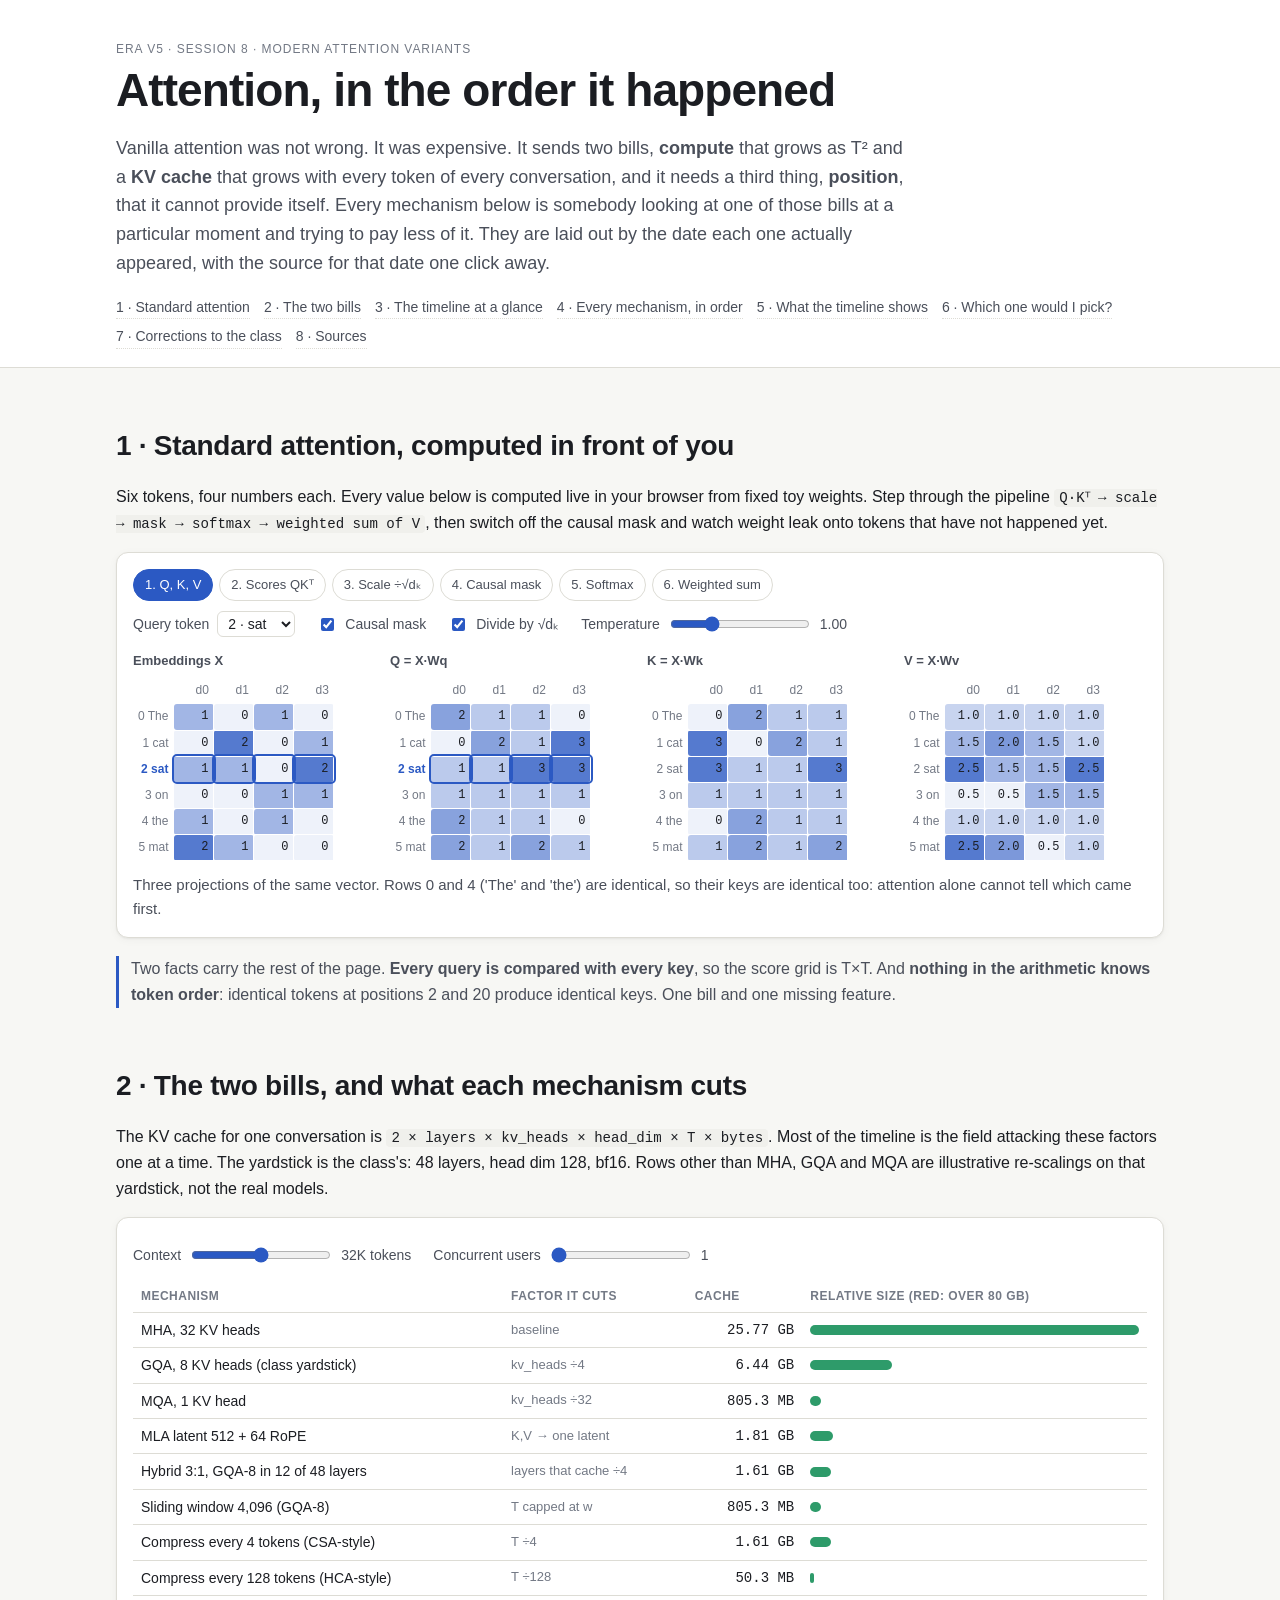
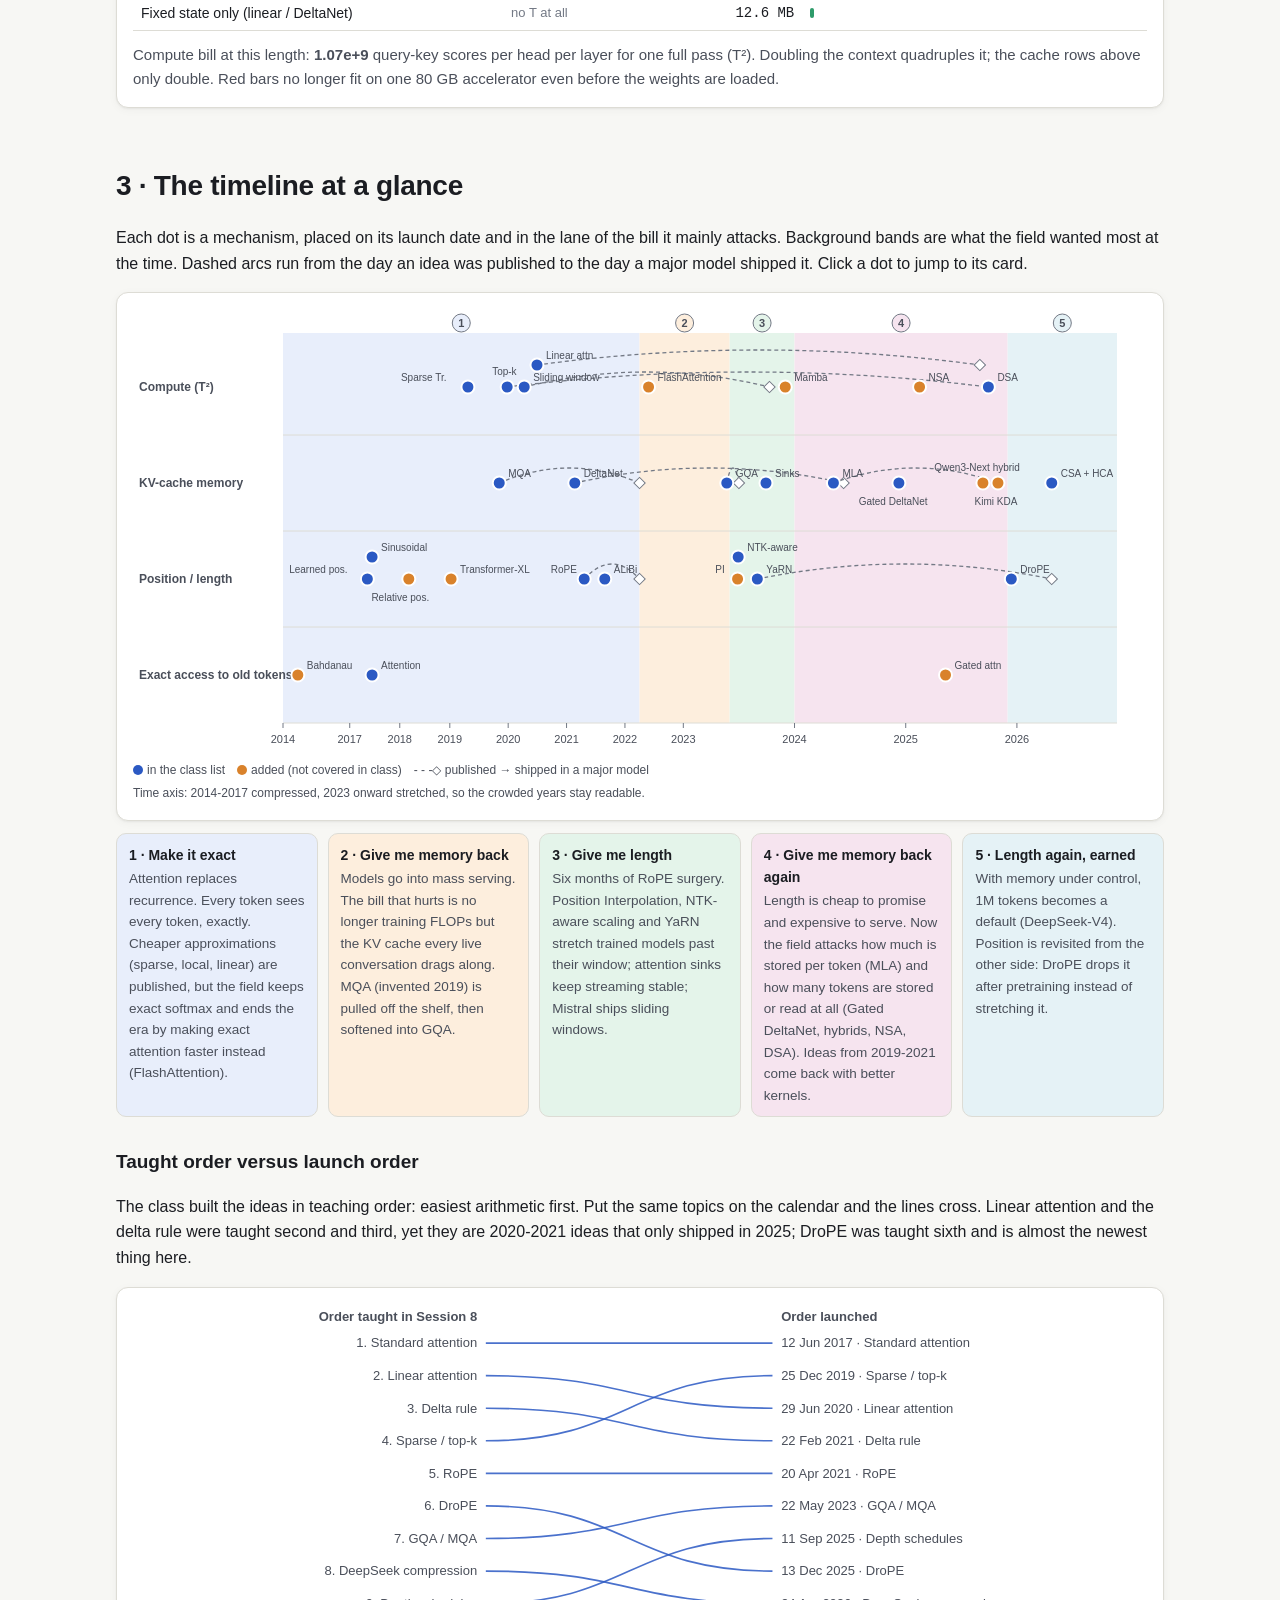
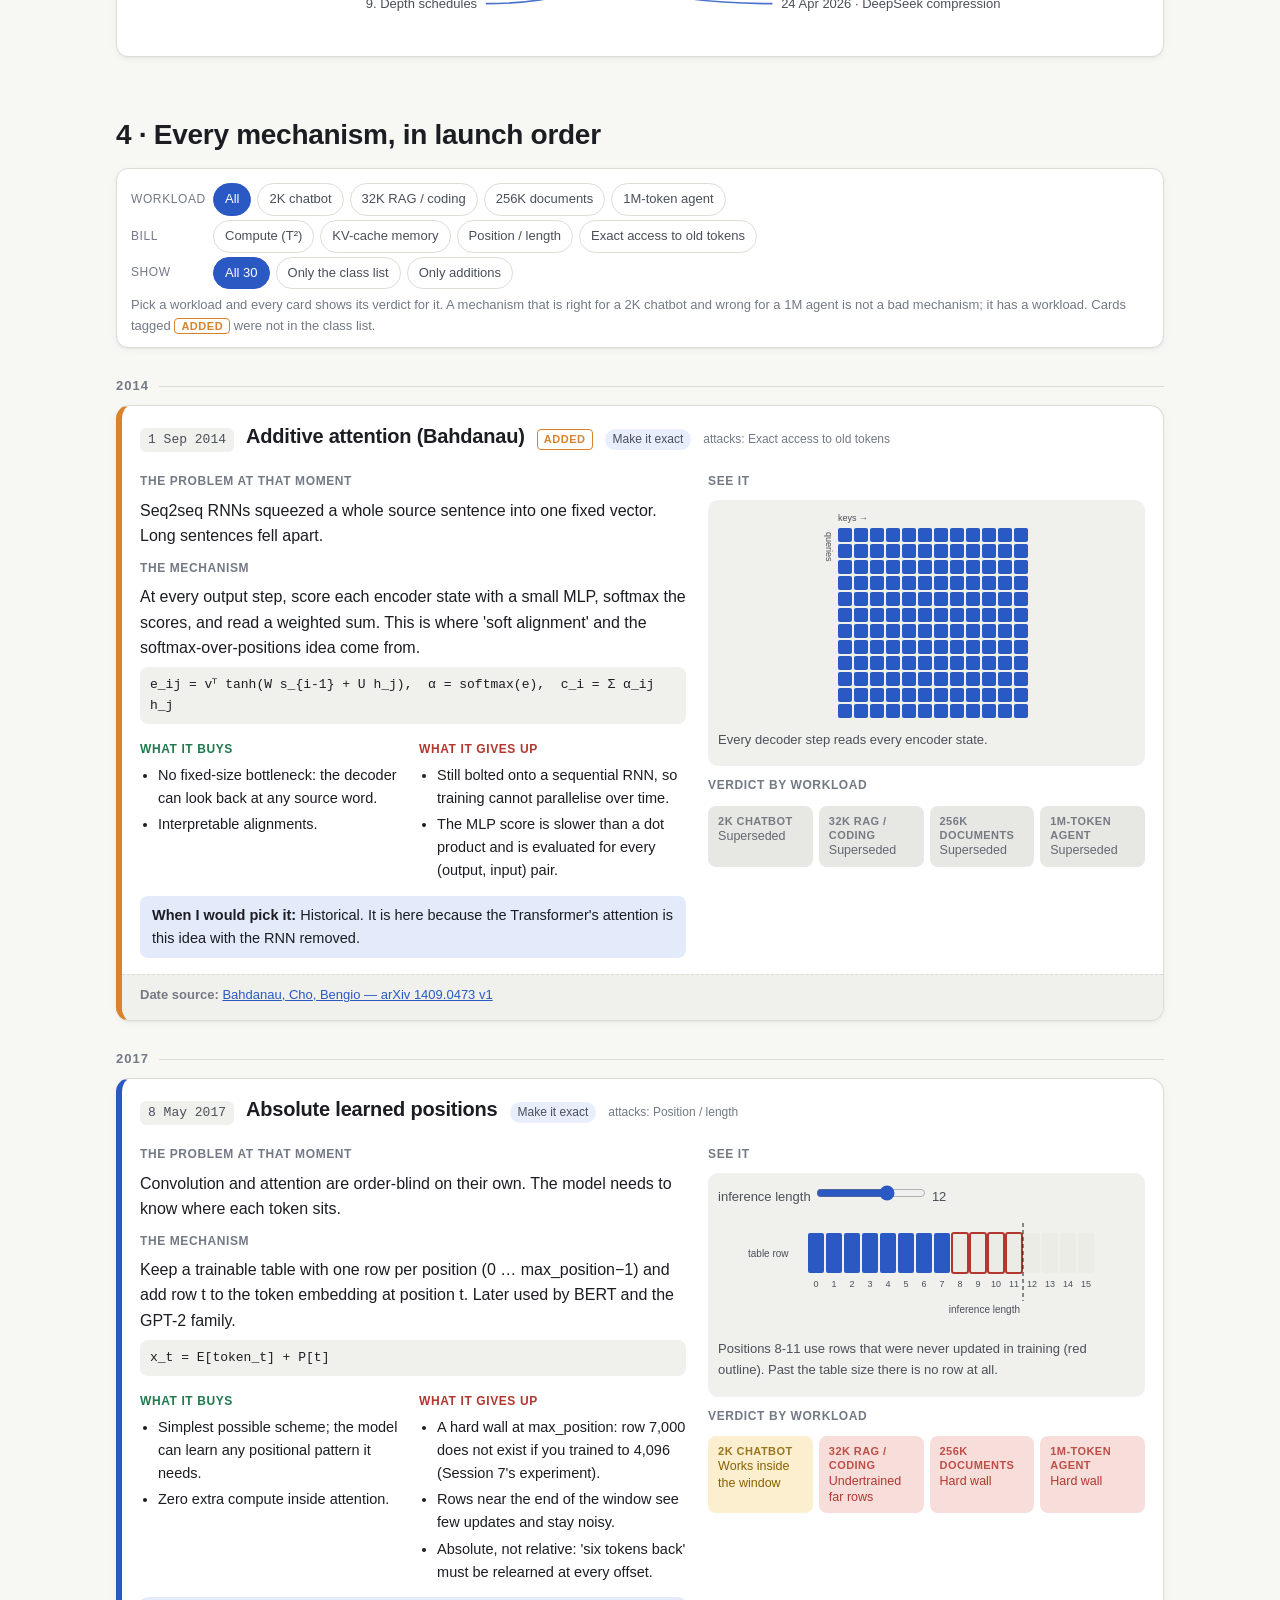
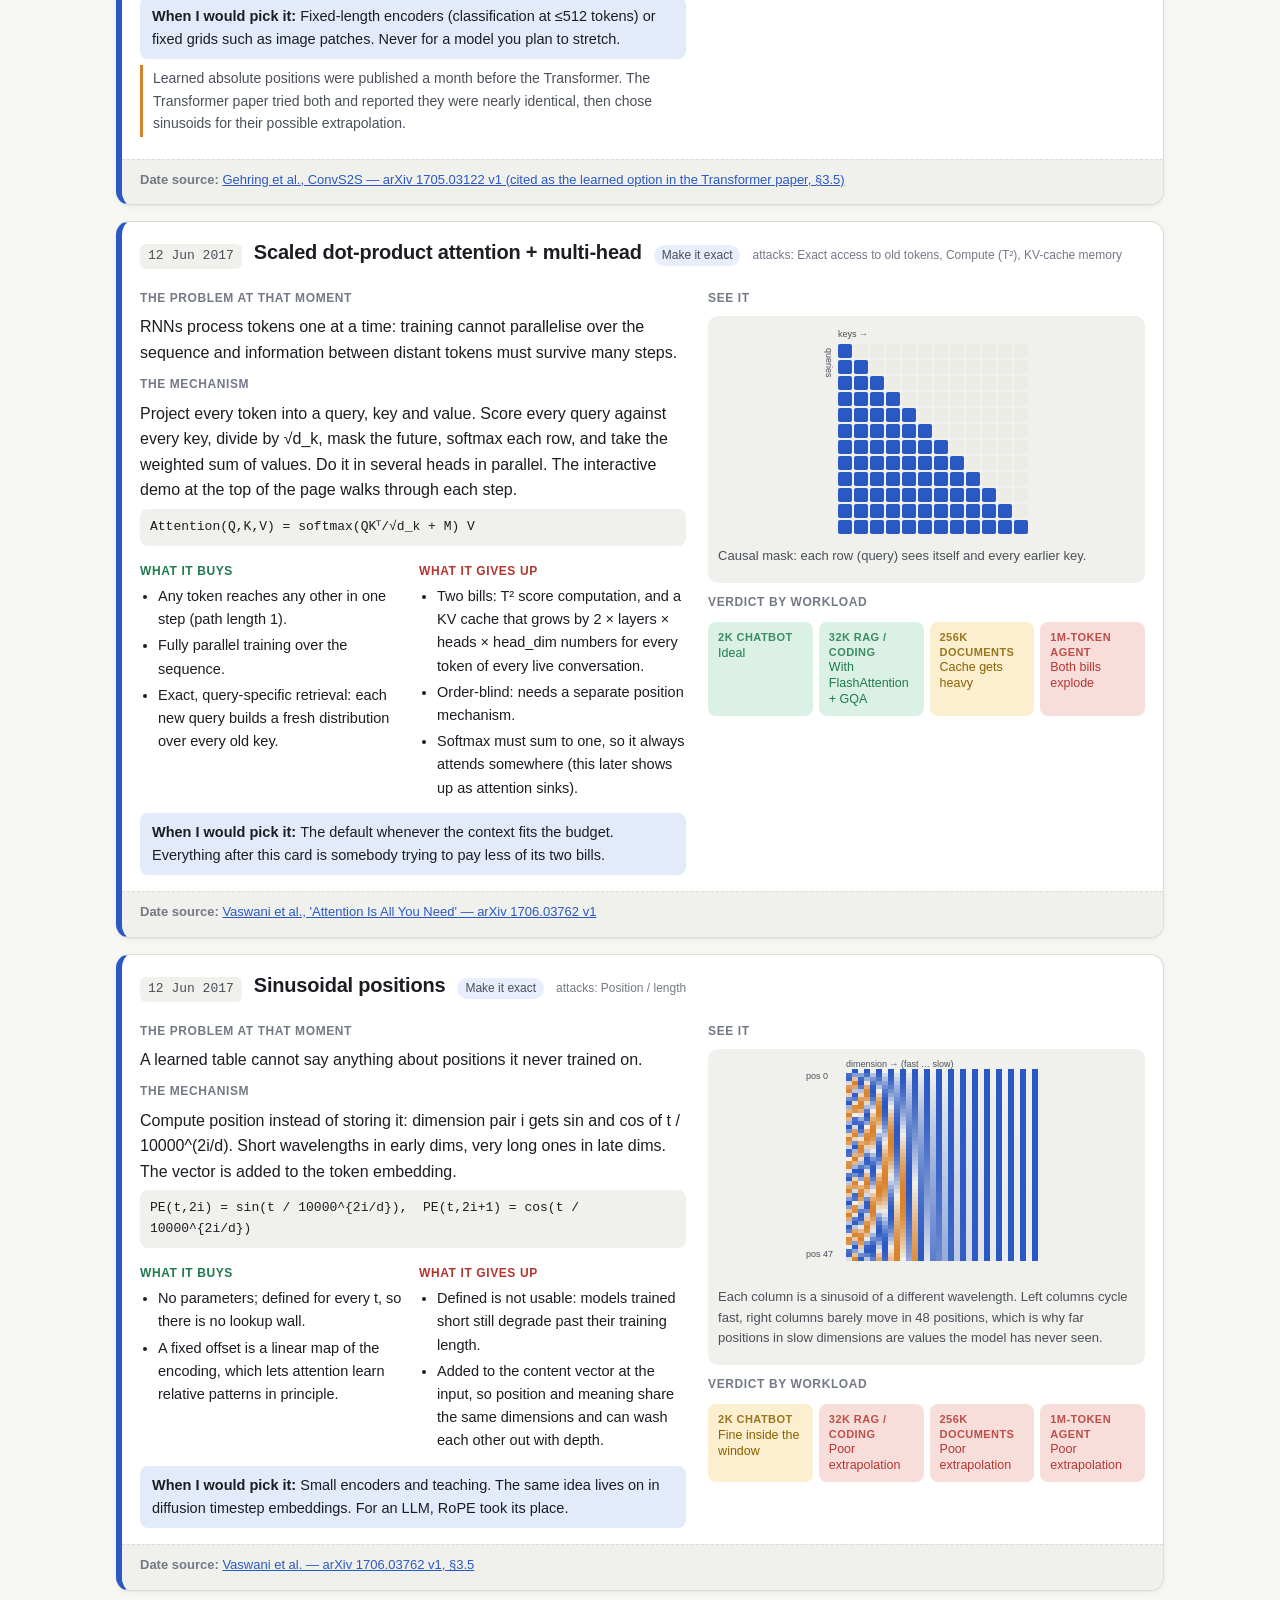
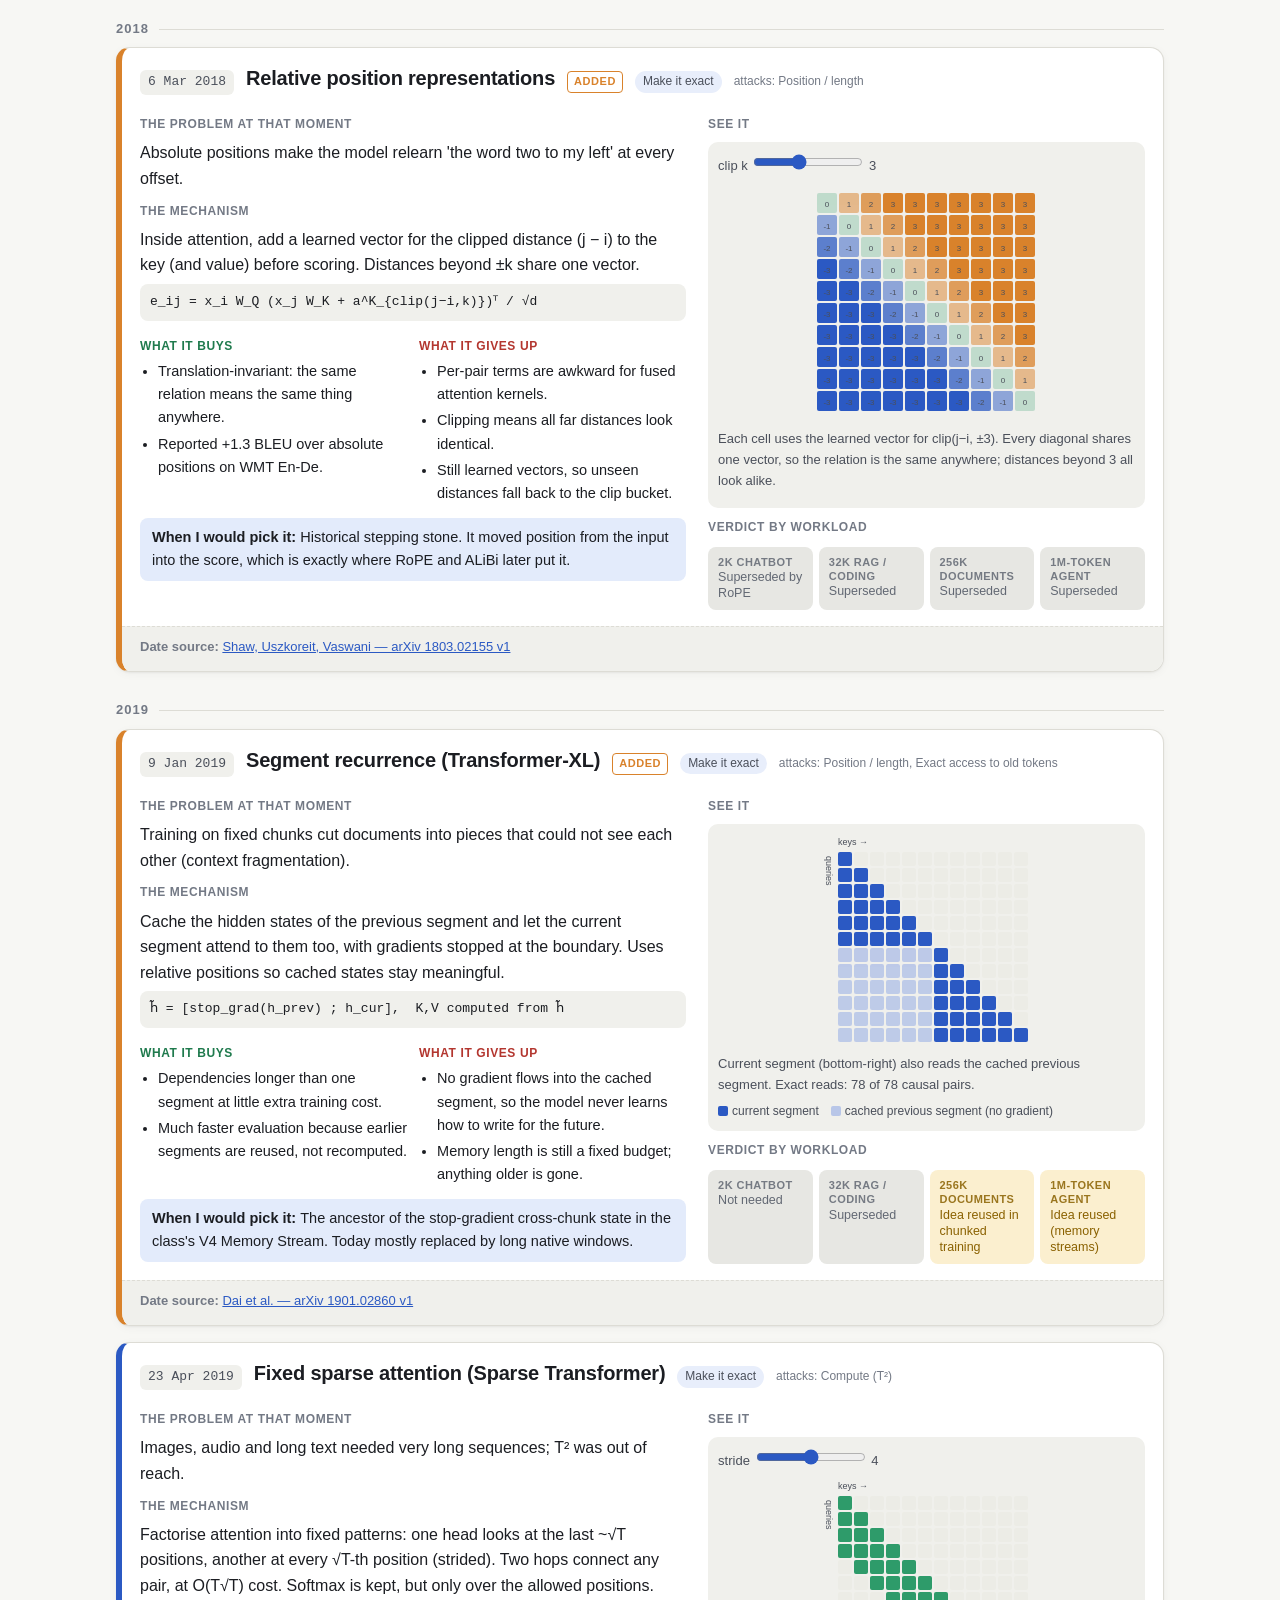
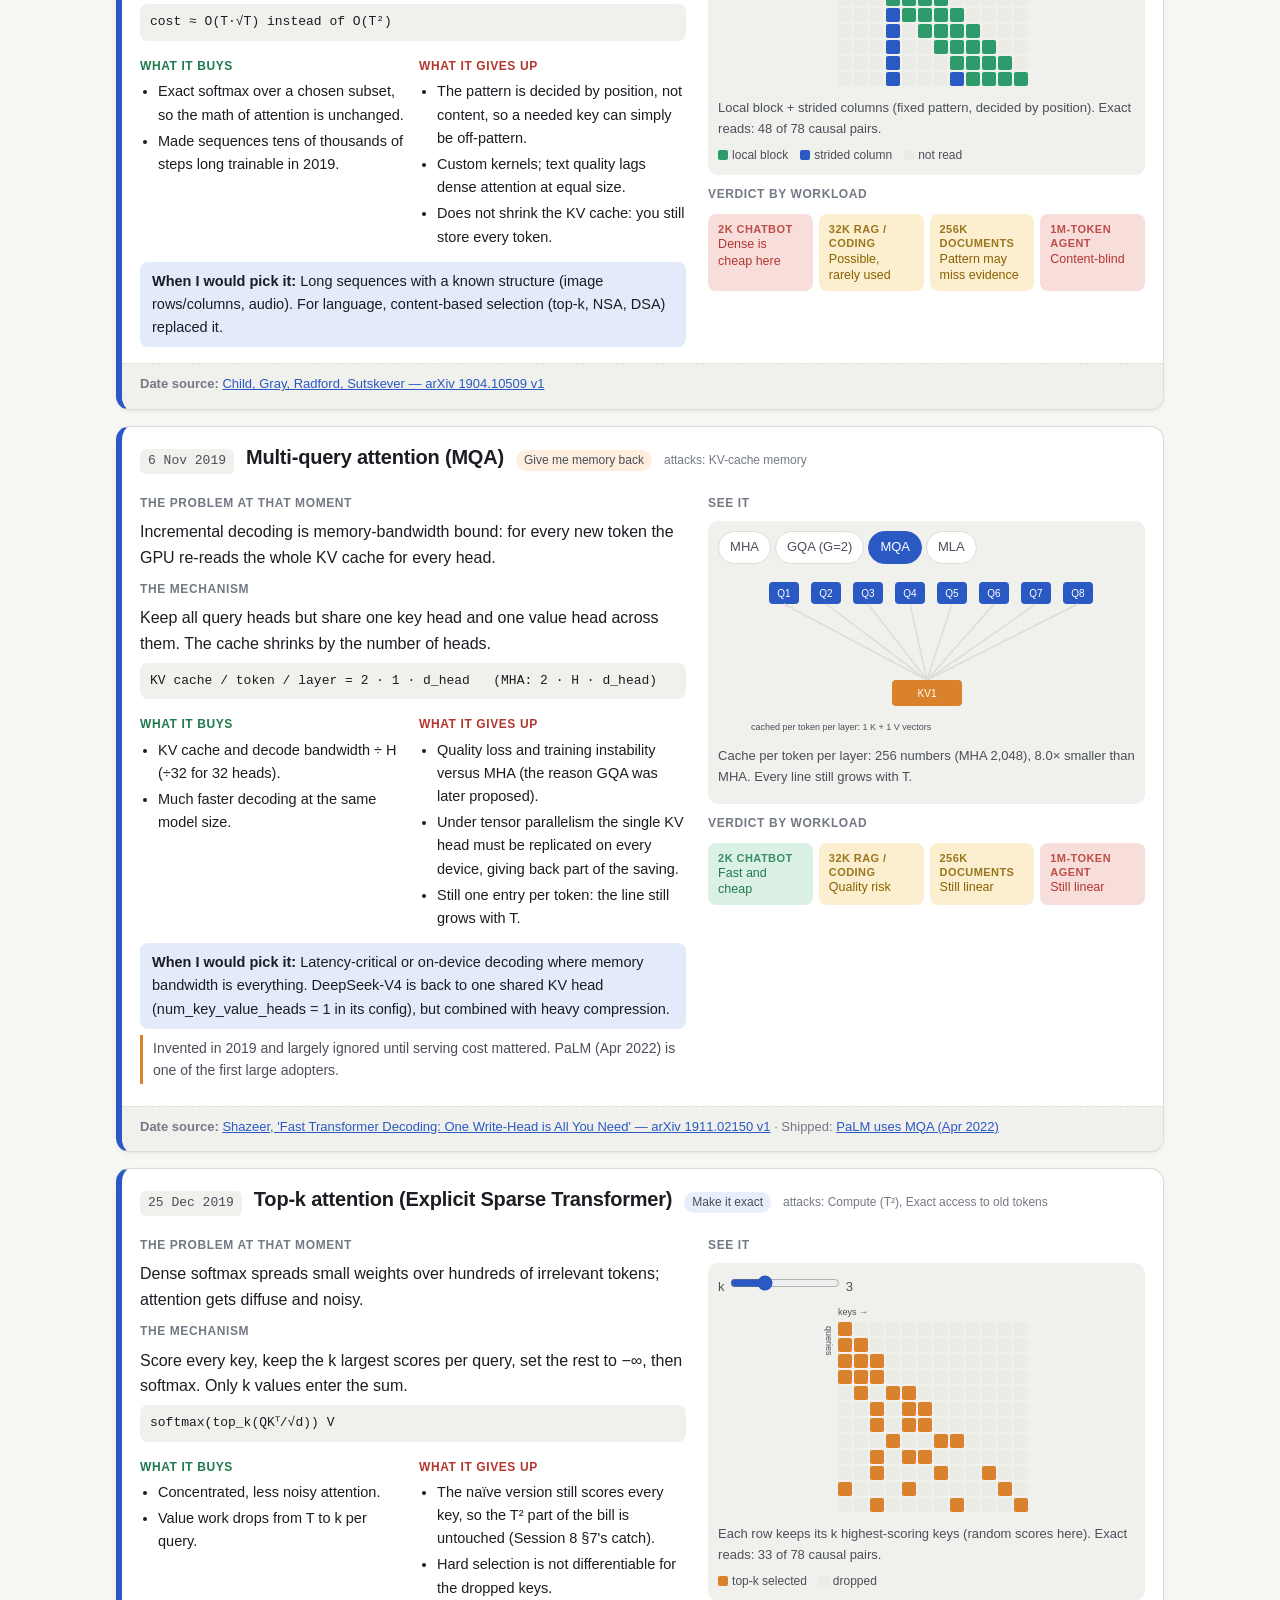
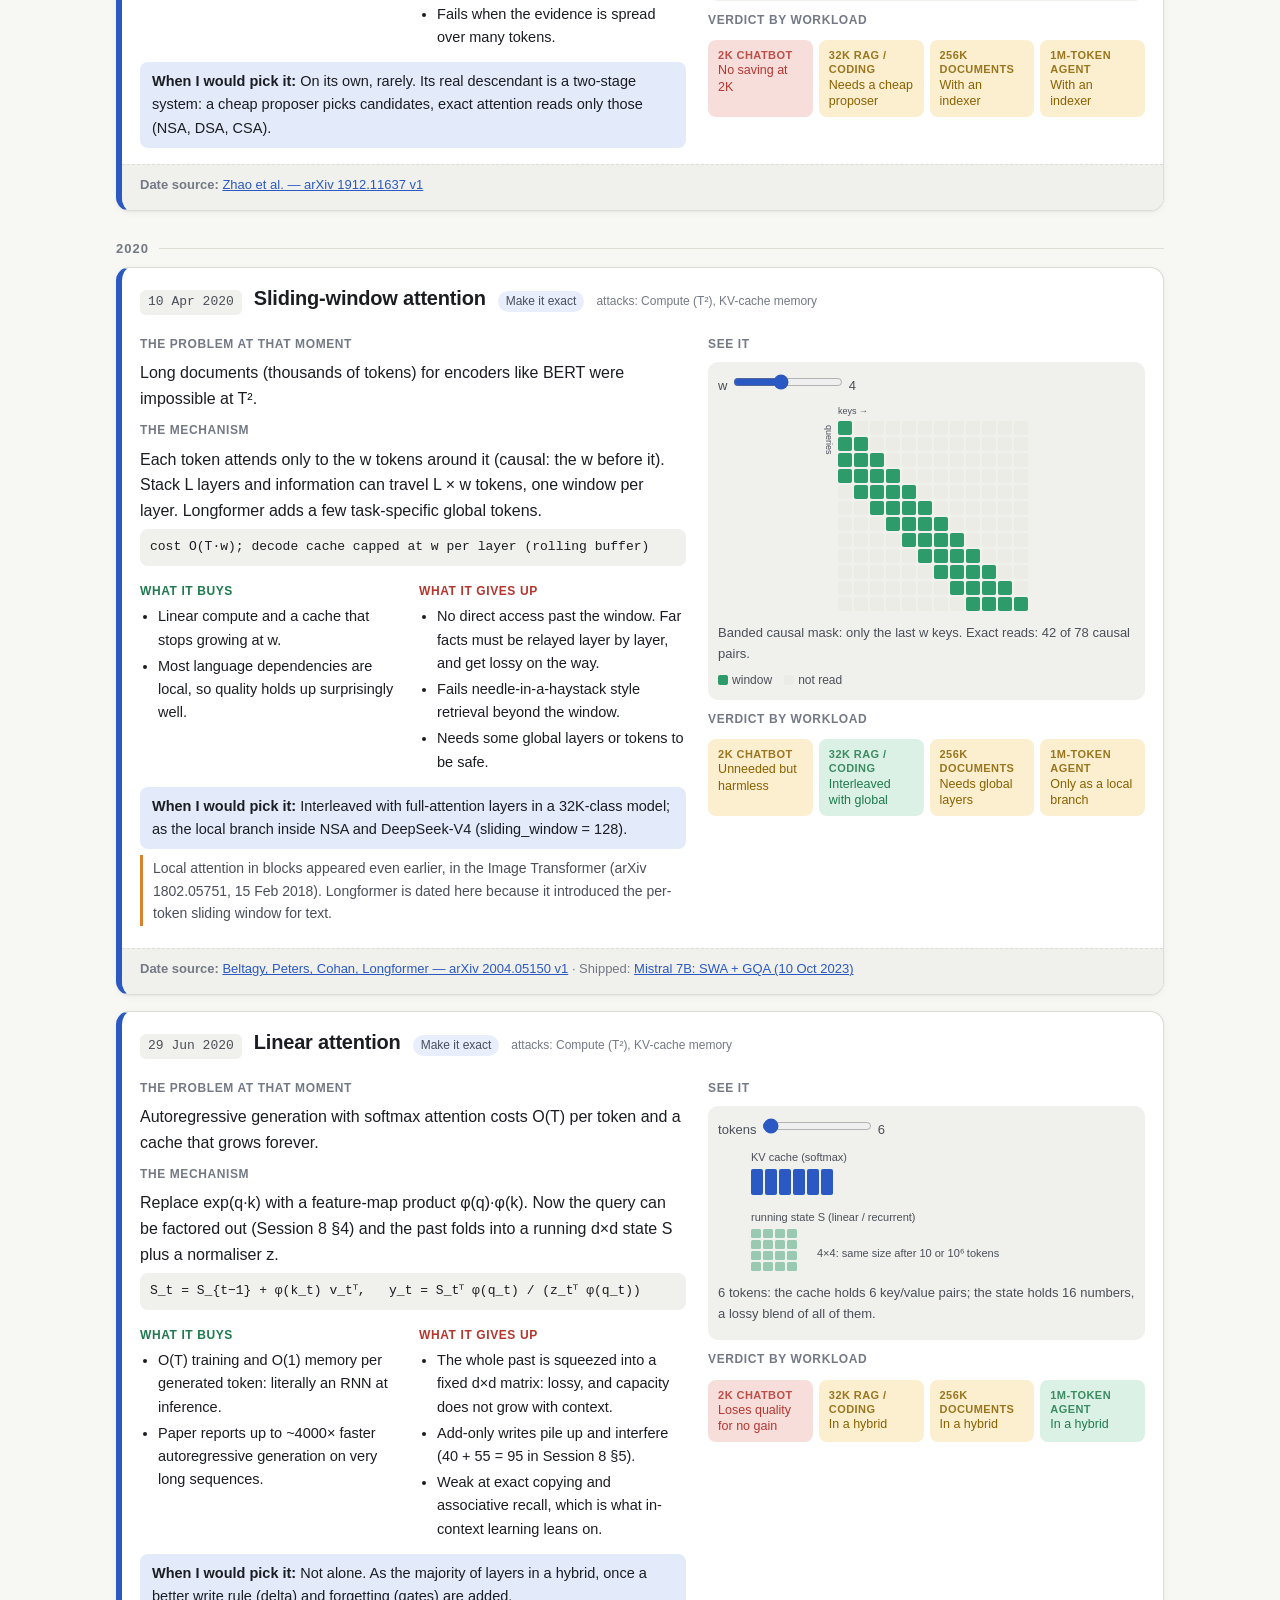
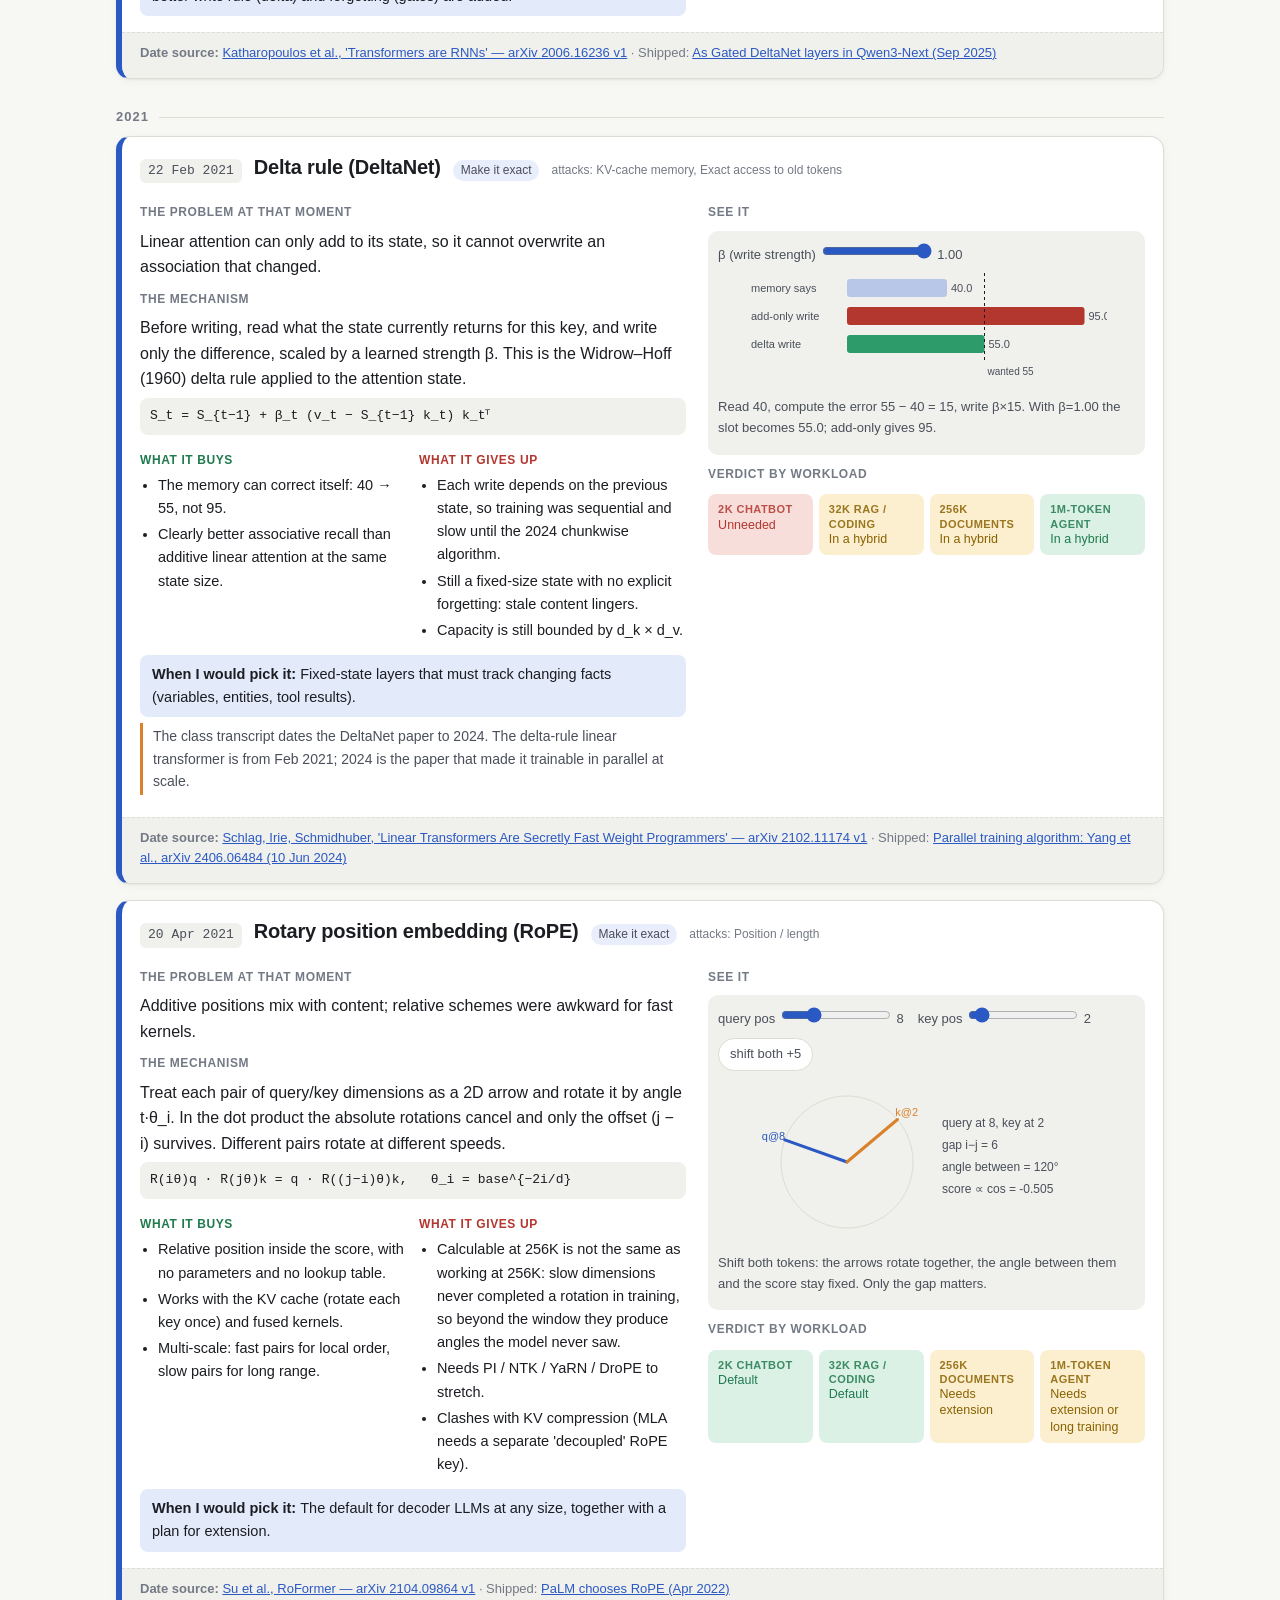
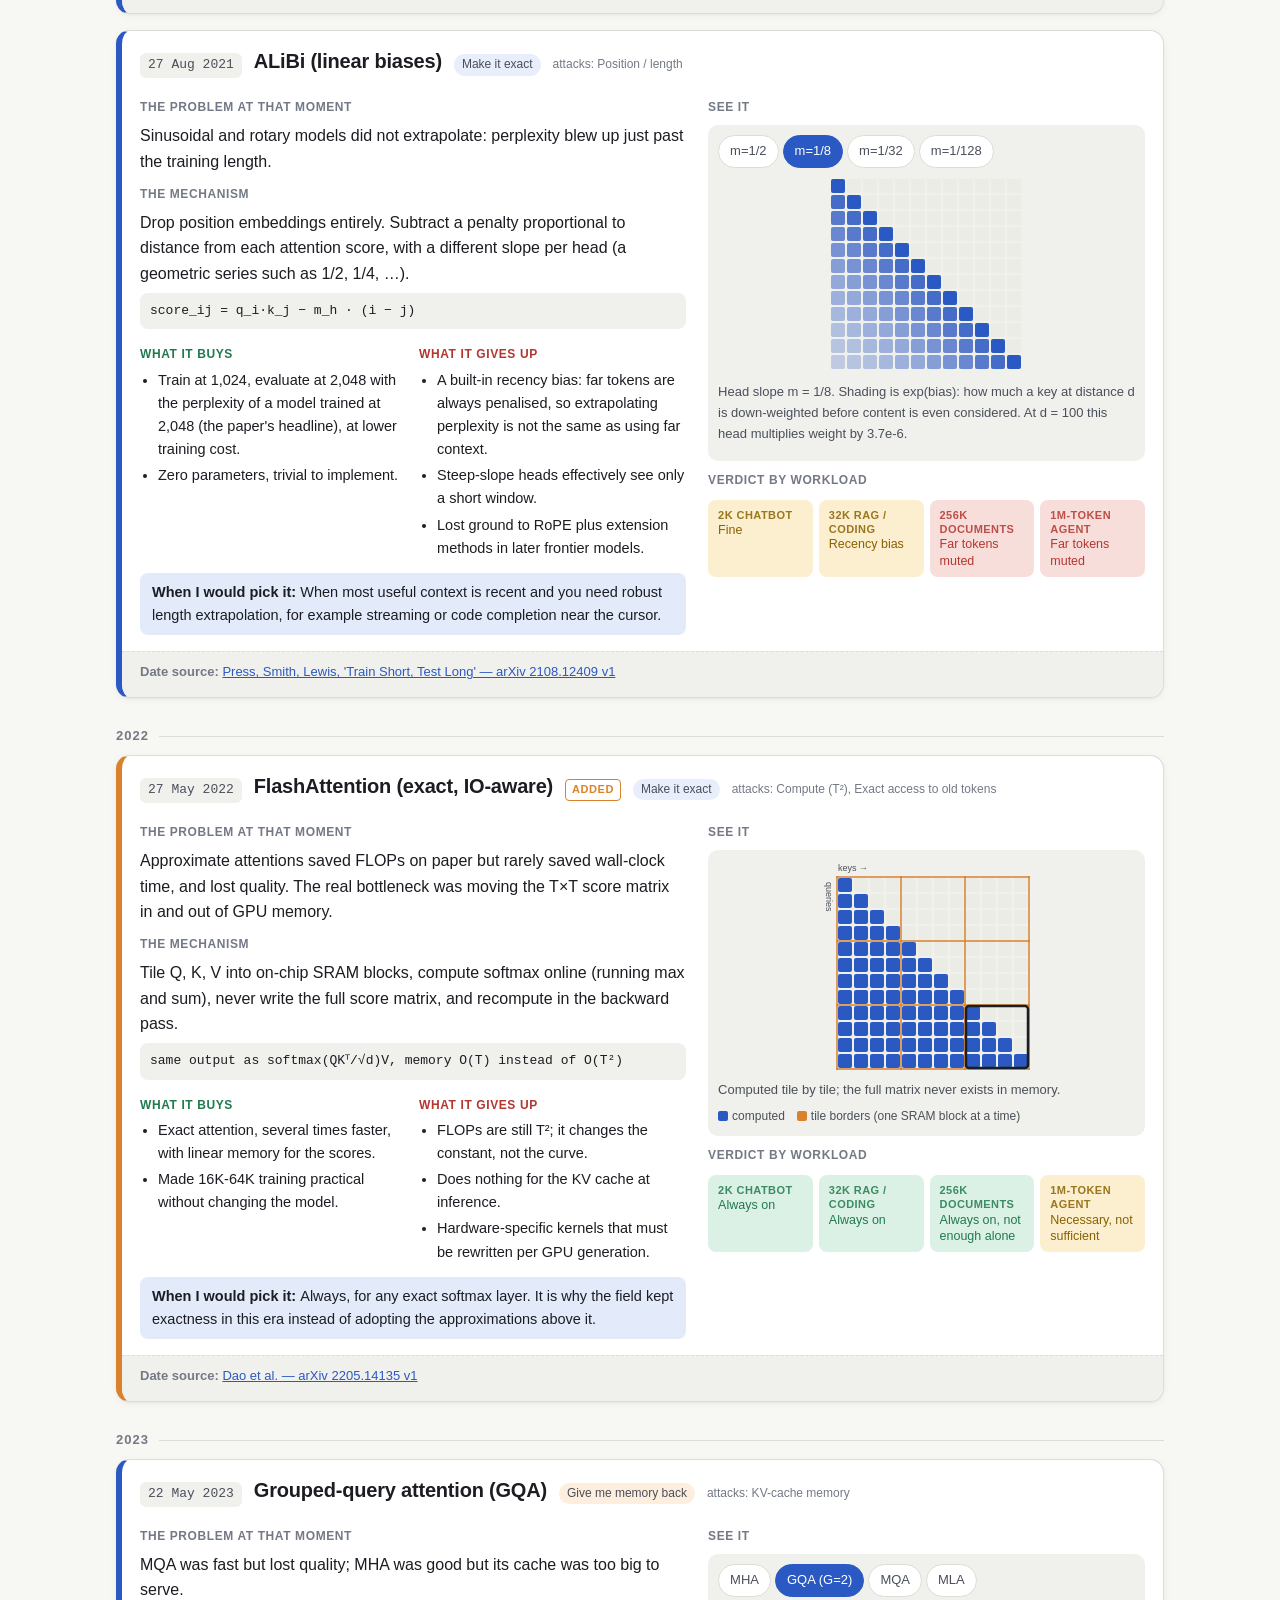
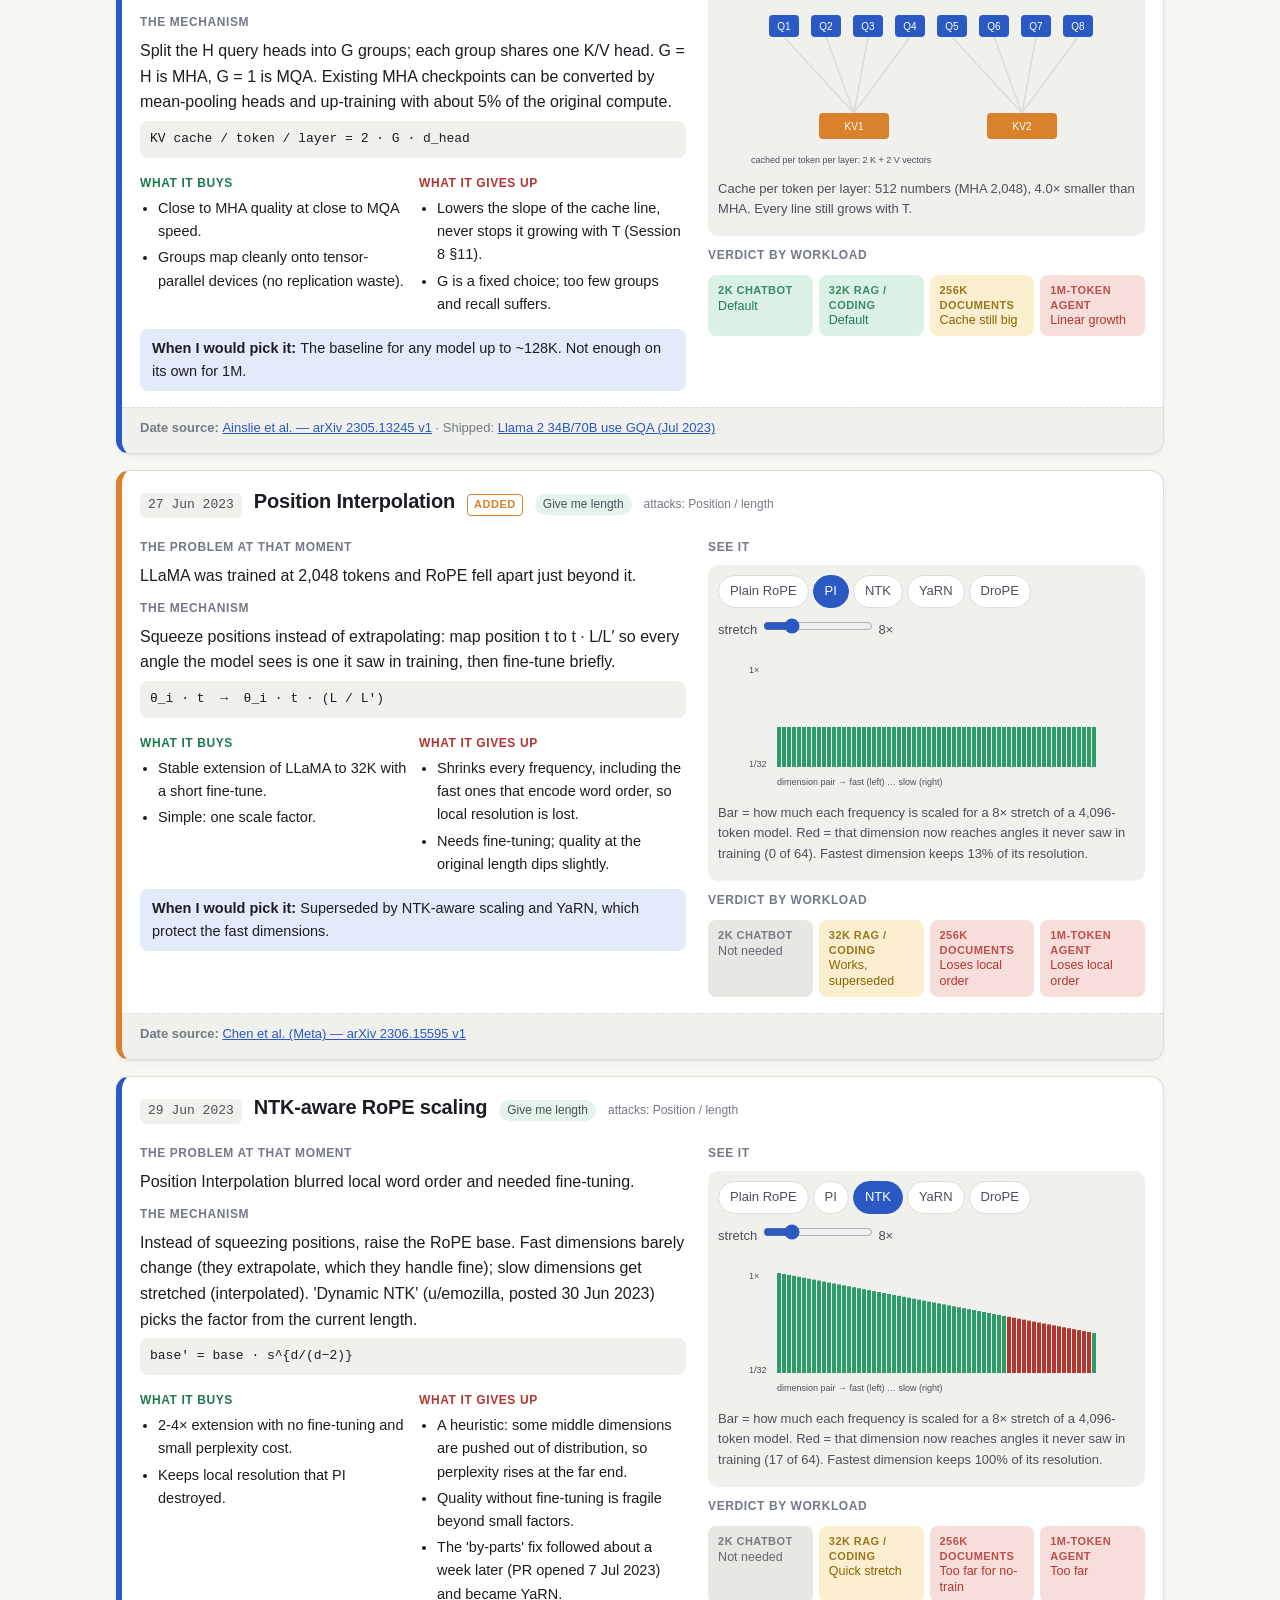
<file: index.html>
<!doctype html>
<html lang="en">
<head>
<meta charset="utf-8">
<meta name="viewport" content="width=device-width, initial-scale=1">
<title>Attention, in the Order It Happened</title>
<meta name="description" content="Every attention mechanism from 2014 to 2026, in launch order, each explained as an answer to the bill vanilla attention sent. Dates checked against primary sources.">
<link rel="stylesheet" href="css/style.css">
<link rel="icon" href="data:image/svg+xml,%3Csvg xmlns='http://www.w3.org/2000/svg' viewBox='0 0 16 16'%3E%3Crect width='16' height='16' rx='3' fill='%232b59c3'/%3E%3Cpath d='M3 13 L3 3 M3 13 L13 13 M5 11 L5 9 M8 11 L8 6 M11 11 L11 4' stroke='white' stroke-width='1.6'/%3E%3C/svg%3E">
</head>
<body>
<header class="top">
  <div class="wrap">
    <p class="kicker">ERA V5 · Session 8 · Modern attention variants</p>
    <h1>Attention, in the order it happened</h1>
    <p class="lede">Vanilla attention was not wrong. It was expensive. It sends two bills, <b>compute</b> that grows as T² and a <b>KV cache</b> that grows with every token of every conversation, and it needs a third thing, <b>position</b>, that it cannot provide itself. Every mechanism below is somebody looking at one of those bills at a particular moment and trying to pay less of it. They are laid out by the date each one actually appeared, with the source for that date one click away.</p>
    <nav class="toc">
      <a href="#basics">1 · Standard attention</a>
      <a href="#bills">2 · The two bills</a>
      <a href="#swim">3 · The timeline at a glance</a>
      <a href="#timeline">4 · Every mechanism, in order</a>
      <a href="#shows">5 · What the timeline shows</a>
      <a href="#pick">6 · Which one would I pick?</a>
      <a href="#corrections">7 · Corrections to the class</a>
      <a href="#sources">8 · Sources</a>
    </nav>
  </div>
</header>

<main>
<section id="basics" class="wrap">
  <h2>1 · Standard attention, computed in front of you</h2>
  <p>Six tokens, four numbers each. Every value below is computed live in your browser from fixed toy weights. Step through the pipeline <code>Q·Kᵀ → scale → mask → softmax → weighted sum of V</code>, then switch off the causal mask and watch weight leak onto tokens that have not happened yet.</p>
  <div class="demo card-like">
    <div class="steps" id="sdpaSteps" role="tablist"></div>
    <div class="controls">
      <label>Query token <select id="sdpaQuery"></select></label>
      <label class="chk"><input type="checkbox" id="sdpaMask" checked> Causal mask</label>
      <label class="chk"><input type="checkbox" id="sdpaScale" checked> Divide by √dₖ</label>
      <label>Temperature <input type="range" id="sdpaTemp" min="0.25" max="3" step="0.05" value="1"><span id="sdpaTempV">1.00</span></label>
    </div>
    <div id="sdpaBody" class="sdpa-body"></div>
    <p id="sdpaExplain" class="explain"></p>
  </div>
  <p class="aside">Two facts carry the rest of the page. <b>Every query is compared with every key</b>, so the score grid is T×T. And <b>nothing in the arithmetic knows token order</b>: identical tokens at positions 2 and 20 produce identical keys. One bill and one missing feature.</p>
</section>

<section id="bills" class="wrap">
  <h2>2 · The two bills, and what each mechanism cuts</h2>
  <p>The KV cache for one conversation is <code>2 × layers × kv_heads × head_dim × T × bytes</code>. Most of the timeline is the field attacking these factors one at a time. The yardstick is the class's: 48 layers, head dim 128, bf16. Rows other than MHA, GQA and MQA are illustrative re-scalings on that yardstick, not the real models.</p>
  <div class="card-like">
    <div class="controls">
      <label>Context <input type="range" id="billT" min="10" max="20" step="0.5" value="15"><span id="billTV"></span></label>
      <label>Concurrent users <input type="range" id="billB" min="0" max="6" step="1" value="0"><span id="billBV"></span></label>
    </div>
    <div id="billTable"></div>
    <p class="explain" id="billCompute"></p>
  </div>
</section>

<section id="swim" class="wrap">
  <h2>3 · The timeline at a glance</h2>
  <p>Each dot is a mechanism, placed on its launch date and in the lane of the bill it mainly attacks. Background bands are what the field wanted most at the time. Dashed arcs run from the day an idea was published to the day a major model shipped it. Click a dot to jump to its card.</p>
  <div class="card-like swim-wrap"><div id="swimChart"></div></div>
  <div class="phase-legend" id="phaseLegend"></div>
  <h3>Taught order versus launch order</h3>
  <p>The class built the ideas in teaching order: easiest arithmetic first. Put the same topics on the calendar and the lines cross. Linear attention and the delta rule were taught second and third, yet they are 2020-2021 ideas that only shipped in 2025; DroPE was taught sixth and is almost the newest thing here.</p>
  <div class="card-like"><div id="crossChart"></div></div>
</section>

<section id="timeline" class="wrap">
  <h2>4 · Every mechanism, in launch order</h2>
  <div class="filters card-like">
    <div class="frow"><span class="flabel">Workload</span><div id="wlChips" class="chips"></div></div>
    <div class="frow"><span class="flabel">Bill</span><div id="billChips" class="chips"></div></div>
    <div class="frow"><span class="flabel">Show</span><div class="chips">
      <button class="chip on" data-scope="all">All 30</button>
      <button class="chip" data-scope="class">Only the class list</button>
      <button class="chip" data-scope="extra">Only additions</button>
    </div></div>
    <p class="fnote">Pick a workload and every card shows its verdict for it. A mechanism that is right for a 2K chatbot and wrong for a 1M agent is not a bad mechanism; it has a workload. Cards tagged <span class="tag-new">Added</span> were not in the class list.</p>
  </div>
  <div id="cards"></div>
</section>

<section id="shows" class="wrap prose">
  <h2>5 · What the timeline shows that a list does not</h2>
  <div id="showsBody"></div>
</section>

<section id="pick" class="wrap">
  <h2>6 · Which one would I pick?</h2>
  <p>The same verdicts as the cards, in one grid. <span class="v v-g">good</span> is a reasonable default for that workload, <span class="v v-o">ok</span> means acceptable or only as part of a mix, <span class="v v-p">poor</span> means it costs more than it buys there, <span class="v v-h">past</span> means superseded.</p>
  <div class="card-like table-scroll"><div id="pickTable"></div></div>
</section>

<section id="corrections" class="wrap">
  <h2>7 · Where the class notes and the sources disagree</h2>
  <p>The assignment asked to check every date against the paper and to say so if the class got something wrong. These are the places where the Session 8 notes or the live transcript differ from the primary source.</p>
  <div id="corrList"></div>
</section>

<section id="sources" class="wrap">
  <h2>8 · Sources for every date</h2>
  <p>Convention: the arXiv <b>v1 submission date</b> (UTC) for papers; the vendor's <b>release note</b> for model launches; the <b>post timestamp</b> for the one forum post. Conference dates are later and are not used. The full list with notes is also in the repository README.</p>
  <div class="card-like table-scroll"><div id="srcTable"></div></div>
</section>
</main>

<footer class="foot">
  <div class="wrap">
    <p>Built for ERA V5 Session 8 by Srini, with an AI agent. Code: <a id="repoLink" href="https://github.com/truesrini/era-v5-s08-attention-timeline">github.com/truesrini/era-v5-s08-attention-timeline</a> · Live site: <a id="liveLink" href="https://era-v5-s08-attention-timeline.netlify.app/">era-v5-s08-attention-timeline.netlify.app</a></p>
    <p class="muted">Plain HTML, CSS and JavaScript; no build step, no tracking. Toy numbers in the demos are illustrative; numbers about real models come from the linked sources.</p>
  </div>
</footer>

<script src="js/data.js"></script>
<script src="js/viz.js"></script>
<script src="js/app.js"></script>
</body>
</html>
</file>
<file: css/style.css>
:root {
  --bg: #f7f7f4;
  --surface: #ffffff;
  --surface-2: #f0f0ec;
  --ink: #1b1d22;
  --ink-2: #4a4f5a;
  --muted: #737985;
  --line: #dddcd5;
  --accent: #2b59c3;
  --accent-soft: #e3ebfb;
  --good: #1f7a4d;   --good-bg: #dcf1e5;
  --ok: #8a6100;     --ok-bg: #fbefcf;
  --poor: #b3362f;   --poor-bg: #f8dedb;
  --hist: #626873;   --hist-bg: #e7e7e3;
  --p-exact: #e8eefb;
  --p-memory: #fdeedd;
  --p-length: #e4f4ea;
  --p-memory2: #f6e4ef;
  --p-length2: #e5f2f6;
  --c1: #2b59c3;   /* attended */
  --c2: #d9822b;   /* selected / sink */
  --c3: #2e9b6a;   /* window */
  --c4: #b8c6e8;   /* compressed */
  --cell: #ececE6;
  --shadow: 0 1px 2px rgba(0,0,0,.05), 0 2px 10px rgba(0,0,0,.04);
  --mono: ui-monospace, SFMono-Regular, Menlo, Consolas, monospace;
  --sans: -apple-system, BlinkMacSystemFont, "Segoe UI", Inter, Roboto, "Helvetica Neue", Arial, sans-serif;
}
@media (prefers-color-scheme: dark) {
  :root:not([data-theme="light"]) {
    --bg: #14161a; --surface: #1c1f25; --surface-2: #23272e; --ink: #e9eaee; --ink-2: #c0c4cc; --muted: #8d93a0; --line: #31353d;
    --accent: #7ea2f2; --accent-soft: #24304a;
    --good: #6fd19c; --good-bg: #1c3a2b; --ok: #f0c35b; --ok-bg: #3a3017; --poor: #f08a82; --poor-bg: #42221f; --hist: #a3a8b2; --hist-bg: #2c2f35;
    --p-exact: #1d2536; --p-memory: #34291c; --p-length: #1b3024; --p-memory2: #321f2b; --p-length2: #1b2d33;
    --c1: #7ea2f2; --c2: #f0a456; --c3: #5ccf98; --c4: #3c4c73; --cell: #2a2e35; color-scheme: dark;
  }
}
:root[data-theme="dark"] {
  --bg: #14161a; --surface: #1c1f25; --surface-2: #23272e; --ink: #e9eaee; --ink-2: #c0c4cc; --muted: #8d93a0; --line: #31353d;
  --accent: #7ea2f2; --accent-soft: #24304a;
  --good: #6fd19c; --good-bg: #1c3a2b; --ok: #f0c35b; --ok-bg: #3a3017; --poor: #f08a82; --poor-bg: #42221f; --hist: #a3a8b2; --hist-bg: #2c2f35;
  --p-exact: #1d2536; --p-memory: #34291c; --p-length: #1b3024; --p-memory2: #321f2b; --p-length2: #1b2d33;
  --c1: #7ea2f2; --c2: #f0a456; --c3: #5ccf98; --c4: #3c4c73; --cell: #2a2e35; color-scheme: dark;
}

* { box-sizing: border-box; }
html { scroll-behavior: smooth; }
body { margin: 0; background: var(--bg); color: var(--ink); font: 16px/1.6 var(--sans); -webkit-font-smoothing: antialiased; }
.wrap { max-width: 1080px; margin: 0 auto; padding: 0 16px; }
a { color: var(--accent); }
code { font-family: var(--mono); font-size: .88em; background: var(--surface-2); padding: 1px 5px; border-radius: 4px; }
h1 { font-size: clamp(30px, 5vw, 46px); line-height: 1.1; margin: 6px 0 14px; letter-spacing: -.02em; }
h2 { font-size: clamp(22px, 3vw, 28px); margin: 56px 0 10px; letter-spacing: -.01em; }
h3 { font-size: 19px; margin: 30px 0 8px; }
.kicker { text-transform: uppercase; letter-spacing: .08em; font-size: 12px; color: var(--muted); margin: 0; }
.lede { font-size: 18px; color: var(--ink-2); max-width: 800px; }
.top { padding: 40px 0 18px; border-bottom: 1px solid var(--line); background: var(--surface); }
.toc { display: flex; flex-wrap: wrap; gap: 6px 14px; margin-top: 18px; font-size: 14px; }
.toc a { text-decoration: none; color: var(--ink-2); border-bottom: 1px dotted var(--line); }
.toc a:hover { color: var(--accent); }
.card-like { background: var(--surface); border: 1px solid var(--line); border-radius: 12px; padding: 16px; box-shadow: var(--shadow); }
.aside { color: var(--ink-2); border-left: 3px solid var(--accent); padding-left: 12px; margin-top: 18px; }
.explain { color: var(--ink-2); font-size: 15px; margin: 12px 0 0; }
.muted { color: var(--muted); font-size: 14px; }

/* controls */
.controls { display: flex; flex-wrap: wrap; gap: 10px 22px; align-items: center; margin: 10px 0 14px; font-size: 14px; color: var(--ink-2); }
.controls label { display: inline-flex; align-items: center; gap: 8px; }
.controls input[type=range] { width: 140px; accent-color: var(--accent); }
.controls select { font: inherit; padding: 3px 6px; border-radius: 6px; border: 1px solid var(--line); background: var(--surface); color: var(--ink); }
.chk input { accent-color: var(--accent); }
.steps { display: flex; flex-wrap: wrap; gap: 6px; }
.steps button, .chip, .seg button { font: inherit; font-size: 13px; padding: 5px 11px; border-radius: 999px; border: 1px solid var(--line); background: var(--surface); color: var(--ink-2); cursor: pointer; }
.steps button.on, .chip.on, .seg button.on { background: var(--accent); border-color: var(--accent); color: #fff; }
:root[data-theme="dark"] .steps button.on, :root[data-theme="dark"] .chip.on { color: #0e1320; }
@media (prefers-color-scheme: dark) { :root:not([data-theme="light"]) .steps button.on, :root:not([data-theme="light"]) .chip.on, :root:not([data-theme="light"]) .seg button.on { color: #0e1320; } }
.seg { display: inline-flex; flex-wrap: wrap; gap: 4px; }
.chips { display: flex; flex-wrap: wrap; gap: 6px; }

/* sdpa demo */
.sdpa-body { display: grid; grid-template-columns: repeat(auto-fit, minmax(230px, 1fr)); gap: 14px; align-items: start; }
.mat { border-collapse: collapse; font-family: var(--mono); font-size: 12px; }
.mat td, .mat th { padding: 3px 5px; text-align: right; min-width: 40px; }
.mat th { color: var(--muted); font-weight: 500; font-family: var(--sans); font-size: 12px; }
.mat td { border: 1px solid var(--surface); border-radius: 3px; }
.mat tr.sel th { color: var(--accent); font-weight: 700; }
.mat td.neg-inf { color: var(--muted); }
.matbox { overflow-x: auto; }
.matbox h4 { margin: 0 0 6px; font-size: 13px; color: var(--ink-2); font-weight: 600; }
.outvec { font-family: var(--mono); font-size: 13px; }

/* bills */
.btable { width: 100%; border-collapse: collapse; font-size: 14px; }
.btable th, .btable td { padding: 6px 8px; border-bottom: 1px solid var(--line); text-align: left; vertical-align: middle; }
.btable th { color: var(--muted); font-weight: 600; font-size: 12px; text-transform: uppercase; letter-spacing: .04em; }
.btable td.num { font-family: var(--mono); white-space: nowrap; text-align: right; }
.bar { height: 10px; border-radius: 5px; background: var(--c1); min-width: 2px; }
.bar.ok { background: var(--c3); }
.bar.over { background: var(--poor); }
.btable .factor { color: var(--muted); font-size: 13px; }

/* swimlane */
.swim-wrap { overflow-x: auto; }
#swimChart svg { display: block; min-width: 760px; }
.phase-legend { display: grid; grid-template-columns: repeat(auto-fit, minmax(190px, 1fr)); gap: 10px; margin: 12px 0 0; }
.phase-legend div { border-radius: 10px; padding: 10px 12px; font-size: 13.5px; color: var(--ink-2); border: 1px solid var(--line); }
.phase-legend b { display: block; color: var(--ink); font-size: 14px; margin-bottom: 2px; }
svg text { fill: var(--ink-2); font-family: var(--sans); }
svg .dot { cursor: pointer; }
svg .dot:hover circle { stroke-width: 3; }
#crossChart svg { display: block; width: 100%; max-width: 760px; margin: 0 auto; }

/* filters */
.filters { margin-bottom: 18px; padding: 10px 14px; }
.frow { display: flex; align-items: center; gap: 10px; margin: 4px 0; flex-wrap: wrap; }
.flabel { font-size: 12px; text-transform: uppercase; letter-spacing: .05em; color: var(--muted); width: 72px; }
.fnote { margin: 6px 0 0; font-size: 13px; color: var(--muted); }
@media (max-width: 640px) { .filters { position: static; } .flabel { width: auto; } }

/* cards */
.year-mark { font-size: 13px; font-weight: 700; letter-spacing: .08em; color: var(--muted); margin: 28px 0 8px; display: flex; align-items: center; gap: 10px; }
.year-mark::after { content: ""; flex: 1; height: 1px; background: var(--line); }
.mcard { background: var(--surface); border: 1px solid var(--line); border-radius: 14px; box-shadow: var(--shadow); margin: 0 0 16px; overflow: hidden; border-left: 6px solid var(--line); scroll-margin-top: 140px; }
.mcard.hidden { display: none; }
.mhead { padding: 14px 18px 4px; display: flex; flex-wrap: wrap; align-items: baseline; gap: 6px 12px; }
.mdate { font-family: var(--mono); font-size: 13px; color: var(--ink-2); background: var(--surface-2); padding: 2px 8px; border-radius: 6px; }
.mname { font-size: 20px; font-weight: 700; margin: 0; letter-spacing: -.01em; }
.tag-new { font-size: 11px; font-weight: 700; text-transform: uppercase; letter-spacing: .05em; color: var(--c2); border: 1px solid var(--c2); padding: 1px 6px; border-radius: 4px; }
.phasechip { font-size: 12px; color: var(--ink-2); padding: 1px 8px; border-radius: 999px; }
.billtags { font-size: 12px; color: var(--muted); }
.mbody { display: grid; grid-template-columns: minmax(0, 1.25fr) minmax(0, 1fr); gap: 4px 22px; padding: 6px 18px 16px; }
@media (max-width: 820px) { .mbody { grid-template-columns: 1fr; } }
.mbody p { margin: 6px 0; }
.lbl { font-size: 12px; font-weight: 700; text-transform: uppercase; letter-spacing: .05em; color: var(--muted); display: block; margin-top: 10px; }
.formula { font-family: var(--mono); font-size: 13px; background: var(--surface-2); padding: 8px 10px; border-radius: 8px; overflow-x: auto; white-space: pre-wrap; }
.pc { display: grid; grid-template-columns: 1fr 1fr; gap: 12px; margin-top: 6px; }
@media (max-width: 560px) { .pc { grid-template-columns: 1fr; } }
.pc ul { margin: 4px 0 0; padding-left: 18px; font-size: 14.5px; }
.pc li { margin: 3px 0; }
.pc .buys .lbl { color: var(--good); }
.pc .costs .lbl { color: var(--poor); }
.pick { background: var(--accent-soft); border-radius: 8px; padding: 8px 12px; font-size: 14.5px; margin-top: 10px; }
.verdicts { display: grid; grid-template-columns: repeat(4, minmax(0,1fr)); gap: 6px; margin-top: 10px; }
@media (max-width: 560px) { .verdicts { grid-template-columns: repeat(2, minmax(0,1fr)); } }
.vd { border-radius: 8px; padding: 6px 8px; font-size: 12.5px; line-height: 1.3; border: 2px solid transparent; }
.vd b { display: block; font-size: 11px; text-transform: uppercase; letter-spacing: .04em; opacity: .85; }
.vd.g, .v-g { background: var(--good-bg); color: var(--good); }
.vd.o, .v-o { background: var(--ok-bg); color: var(--ok); }
.vd.p, .v-p { background: var(--poor-bg); color: var(--poor); }
.vd.h, .v-h { background: var(--hist-bg); color: var(--hist); }
.vd.focus { border-color: currentColor; }
.vd.dim { opacity: .35; }
.v { font-size: 12px; font-weight: 600; padding: 1px 7px; border-radius: 5px; }
.src { font-size: 13px; color: var(--muted); padding: 10px 18px 14px; border-top: 1px dashed var(--line); background: var(--surface-2); }
.src a { word-break: break-word; }
.note { font-size: 14px; color: var(--ink-2); border-left: 3px solid var(--c2); padding: 2px 10px; margin-top: 10px; }
.vizbox { background: var(--surface-2); border-radius: 10px; padding: 10px; margin-top: 8px; }
.vizbox svg { display: block; max-width: 100%; height: auto; margin: 0 auto; }
.vizcap { font-size: 13px; color: var(--ink-2); margin: 6px 0 0; }
.vizctl { display: flex; flex-wrap: wrap; gap: 8px 14px; align-items: center; font-size: 13px; color: var(--ink-2); margin-bottom: 6px; }
.vizctl input[type=range] { width: 110px; accent-color: var(--accent); }
.legend { display: flex; flex-wrap: wrap; gap: 4px 12px; font-size: 12px; color: var(--ink-2); margin-top: 6px; }
.legend i { display: inline-block; width: 10px; height: 10px; border-radius: 2px; margin-right: 4px; vertical-align: -1px; }
.mcard.dimmed { opacity: .45; }

/* prose */
.prose p, .prose li { max-width: 820px; }
.prose ol > li { margin: 10px 0; }
.lagtable { border-collapse: collapse; font-size: 14px; margin: 10px 0; }
.lagtable td, .lagtable th { padding: 5px 10px; border-bottom: 1px solid var(--line); text-align: left; }
.lagtable th { font-size: 12px; color: var(--muted); text-transform: uppercase; }
.predict { background: var(--surface); border: 1px solid var(--line); border-left: 6px solid var(--c2); border-radius: 12px; padding: 12px 16px; }

/* pick table + sources */
.table-scroll { overflow-x: auto; }
.ptable, .stable { border-collapse: collapse; width: 100%; font-size: 13.5px; }
.ptable th, .ptable td, .stable th, .stable td { padding: 6px 8px; border-bottom: 1px solid var(--line); text-align: left; vertical-align: top; }
.ptable th, .stable th { font-size: 12px; color: var(--muted); text-transform: uppercase; letter-spacing: .03em; }
.ptable td.vc { text-align: center; }
.ptable td a, .stable td a { text-decoration: none; }
.stable td.d { font-family: var(--mono); white-space: nowrap; }

.corr { background: var(--surface); border: 1px solid var(--line); border-radius: 12px; padding: 12px 16px; margin: 10px 0; }
.corr .claim { color: var(--poor); font-size: 14.5px; margin: 0 0 4px; }
.corr .claim::before { content: "Class: "; font-weight: 700; }
.corr .fact { margin: 0; font-size: 14.5px; }
.corr .fact::before { content: "Source: "; font-weight: 700; color: var(--good); }

.foot { margin-top: 60px; padding: 24px 0 40px; border-top: 1px solid var(--line); background: var(--surface); font-size: 14px; }
</file>
